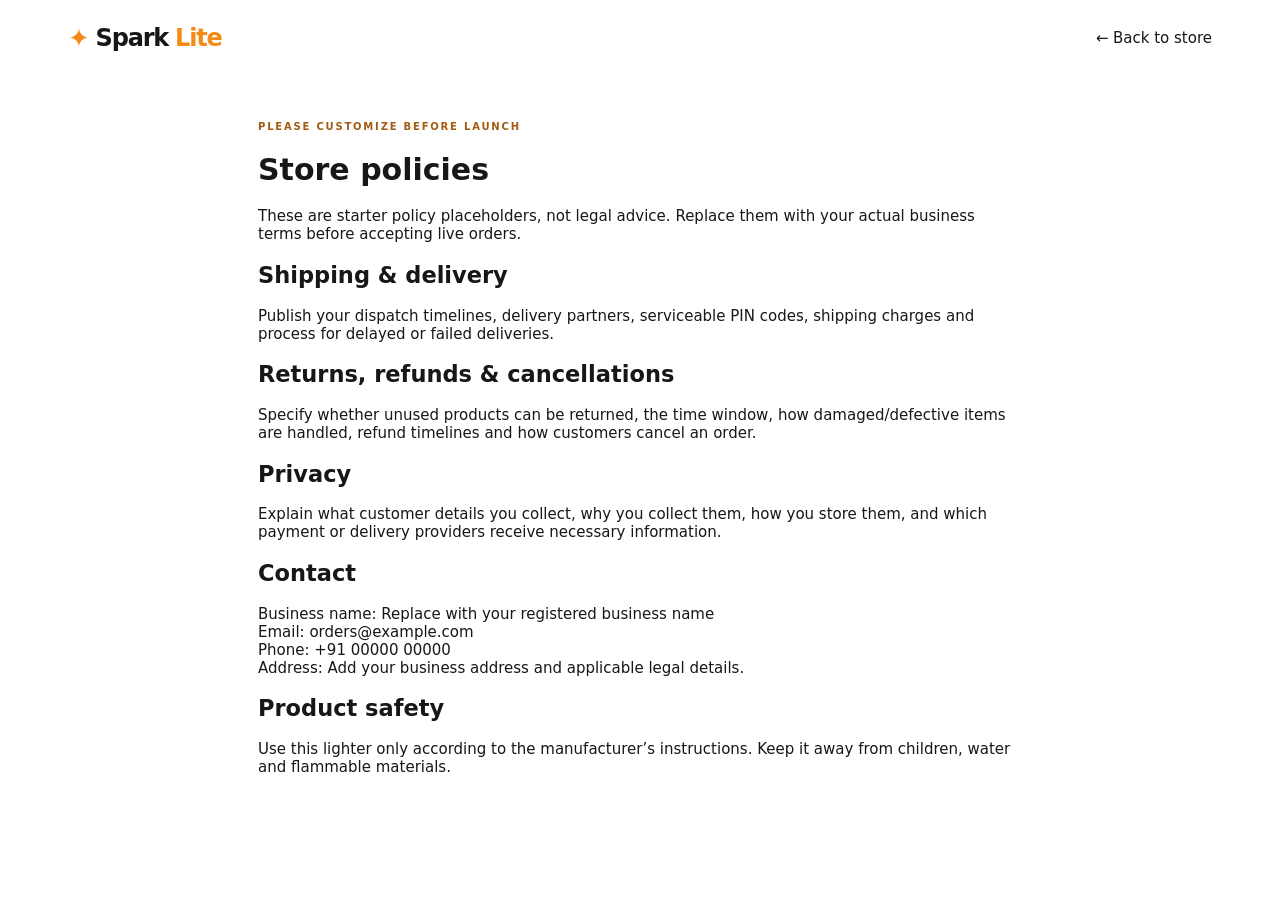
<file: policies.html>
<!doctype html><html lang="en"><head><meta charset="utf-8"><meta name="viewport" content="width=device-width,initial-scale=1"><title>Store Policies — SparkLite</title><link rel="stylesheet" href="/styles.css"></head><body><header class="site-header"><a class="brand" href="/"><span class="brand-mark">✦</span> Spark<span>Lite</span></a><a href="/">← Back to store</a></header><main class="wrap" style="max-width:820px;padding-top:45px;padding-bottom:80px"><p class="eyebrow">PLEASE CUSTOMIZE BEFORE LAUNCH</p><h1>Store policies</h1><p>These are starter policy placeholders, not legal advice. Replace them with your actual business terms before accepting live orders.</p><h2>Shipping & delivery</h2><p>Publish your dispatch timelines, delivery partners, serviceable PIN codes, shipping charges and process for delayed or failed deliveries.</p><h2>Returns, refunds & cancellations</h2><p>Specify whether unused products can be returned, the time window, how damaged/defective items are handled, refund timelines and how customers cancel an order.</p><h2>Privacy</h2><p>Explain what customer details you collect, why you collect them, how you store them, and which payment or delivery providers receive necessary information.</p><h2>Contact</h2><p>Business name: Replace with your registered business name<br>Email: orders@example.com<br>Phone: +91 00000 00000<br>Address: Add your business address and applicable legal details.</p><h2>Product safety</h2><p>Use this lighter only according to the manufacturer’s instructions. Keep it away from children, water and flammable materials.</p></main></body></html>
</file>
<file: styles.css>
:root{--orange:#f58b16;--orange-dark:#d86d00;--ink:#171717;--muted:#6e6a65;--cream:#fff8ed;--line:#ece6dd;--green:#2d8a56}*{box-sizing:border-box}html{scroll-behavior:smooth}body{margin:0;color:var(--ink);font-family:Inter,ui-sans-serif,system-ui,-apple-system,BlinkMacSystemFont,"Segoe UI",sans-serif;background:#fff;font-size:15px}a{color:inherit;text-decoration:none}button,input,textarea{font:inherit}button{cursor:pointer}.announcement{background:#171717;color:#fff;text-align:center;padding:10px 14px;font-size:12px;letter-spacing:.04em}.announcement span{color:var(--orange);padding:0 8px}.site-header{height:76px;max-width:1200px;margin:auto;padding:0 28px;display:flex;align-items:center;justify-content:space-between;gap:28px}.brand{font-weight:900;font-size:24px;letter-spacing:-1.2px;display:inline-flex;align-items:center;gap:7px}.brand>span:last-child{color:var(--orange)}.brand-mark{color:var(--orange);font-size:26px}.site-header nav{display:flex;gap:30px;color:#5e5a55;font-size:13px}.site-header nav a:hover,.text-link:hover{color:var(--orange-dark)}.cart-button{background:white;border:1px solid var(--line);border-radius:30px;padding:10px 16px;font-weight:700}.cart-button span{background:var(--orange);color:#fff;border-radius:50%;display:inline-grid;place-items:center;min-width:21px;height:21px;margin-left:8px;font-size:11px}.wrap{max-width:1160px;margin:0 auto;padding-left:28px;padding-right:28px}.hero{display:grid;grid-template-columns:1fr 1.02fr;align-items:center;min-height:550px;padding-top:28px;padding-bottom:48px;gap:36px}.eyebrow{font-size:10px;font-weight:850;letter-spacing:.18em;color:#a35b12;margin:0 0 20px}.dot{display:inline-block;width:7px;height:7px;border-radius:50%;background:var(--orange);margin-right:7px}.hero h1{font-size:clamp(44px,5.5vw,72px);line-height:.99;letter-spacing:-.065em;margin:0 0 24px;font-weight:850}.hero h1 em,.section-heading h2 em,.how-layout h2 em,.order-copy h2 em,.closing-inner h2 em{font-family:Georgia,serif;font-weight:500;color:var(--orange-dark);letter-spacing:-.05em}.hero-desc{font-size:16px;line-height:1.8;color:var(--muted);max-width:440px;margin-bottom:26px}.price-line{display:flex;align-items:center;gap:13px;margin-bottom:24px}.price-line strong{font-size:30px;letter-spacing:-1px}.price-line del,.buy-price del{color:#aaa}.save{font-size:11px;font-weight:800;background:#fff0d8;color:#a85a00;padding:7px 9px;border-radius:5px}.hero-actions{display:flex;align-items:center;gap:22px;flex-wrap:wrap}.btn{border:0;border-radius:8px;display:inline-flex;justify-content:center;align-items:center;gap:20px;padding:15px 21px;font-size:13px;font-weight:800;transition:transform .2s,background .2s}.btn:hover{transform:translateY(-2px)}.btn-primary{background:var(--orange);color:#fff;box-shadow:0 8px 20px #f58b162c}.btn-primary:hover{background:var(--orange-dark)}.btn span{font-size:18px}.text-link{font-size:12px;font-weight:750}.trust-row{display:flex;gap:17px;flex-wrap:wrap;margin-top:34px;color:#777;font-size:10px}.trust-row span:first-letter{color:var(--green)}.hero-visual{position:relative;min-height:460px;display:flex;align-items:center;justify-content:center}.image-glow{position:absolute;width:78%;height:78%;border-radius:50%;background:radial-gradient(circle,#ffe6bf 0%,#fff7eb 55%,transparent 72%)}.product-image{position:relative;width:100%;height:450px;object-fit:contain;border-radius:18px;mix-blend-mode:multiply;filter:drop-shadow(0 18px 18px #6b43151b)}.floating-note{position:absolute;right:-2px;bottom:44px;display:flex;gap:12px;align-items:center;background:#fff;padding:14px 18px;border:1px solid #f2e6d5;border-radius:12px;box-shadow:0 10px 30px #523b1a14}.spark-icon{width:35px;height:35px;background:#fff1dd;color:var(--orange);display:grid;place-items:center;border-radius:10px;font-size:22px}.floating-note b,.floating-note small{display:block}.floating-note b{font-size:12px}.floating-note small{font-size:10px;color:var(--muted);margin-top:4px}.benefit-strip{display:grid;grid-template-columns:repeat(4,1fr);border:1px solid var(--line);border-radius:14px;padding:22px 18px;margin-top:0;margin-bottom:105px}.benefit-strip>div{display:grid;grid-template-columns:40px 1fr;align-items:center;column-gap:10px;padding:0 15px;border-right:1px solid var(--line)}.benefit-strip>div:last-child{border:0}.benefit-icon{grid-row:span 2;display:grid;place-items:center;width:38px;height:38px;border-radius:50%;background:#fff1dd;color:var(--orange-dark);font-size:23px}.benefit-strip b{font-size:12px}.benefit-strip small{font-size:10px;color:var(--muted);margin-top:4px}.section-heading{text-align:center;margin-bottom:38px}.section-heading h2,.how-layout h2,.order-copy h2,.closing-inner h2{font-size:clamp(34px,4vw,48px);line-height:1.06;letter-spacing:-.05em;margin:0 0 14px}.section-heading>p:last-child{color:var(--muted);font-size:13px}.feature-section{padding-bottom:105px}.feature-grid{display:grid;grid-template-columns:repeat(3,1fr);gap:16px}.feature-card{border-radius:15px;min-height:285px;padding:23px;overflow:hidden;position:relative}.feature-card.orange{background:#fff0db}.feature-card.cream{background:#f8f5ef}.feature-card.dark{background:#242321;color:#fff}.card-number{font-size:9px;font-weight:850;letter-spacing:.15em;opacity:.68}.feature-art{height:108px;display:grid;place-items:center;font-size:88px;font-weight:200;line-height:1}.orange .feature-art{color:#d87710}.cream .feature-art{color:#9a8771}.dark .feature-art{color:#ffb04d}.feature-card h3{font-size:18px;letter-spacing:-.04em;margin:8px 0}.feature-card p{font-size:12px;line-height:1.65;color:var(--muted);max-width:290px;margin:0}.dark p{color:#c5c1bc}.how-section{background:#faf7f1;padding:82px 0}.how-layout{display:grid;grid-template-columns:.9fr 1.1fr;gap:90px;align-items:center}.how-layout h2{margin-bottom:18px}.muted{color:var(--muted);font-size:13px;line-height:1.8;max-width:350px}.steps{display:grid;gap:0}.step{display:flex;gap:22px;padding:19px 0;border-bottom:1px solid #e5ded4}.step:last-child{border:0}.step>span{font-size:11px;color:var(--orange-dark);font-weight:900;padding-top:3px}.step b{font-size:14px}.step p{font-size:12px;color:var(--muted);margin:7px 0 0}.order-section{padding-top:105px;padding-bottom:105px;display:grid;grid-template-columns:1fr .82fr;gap:80px;align-items:center}.order-copy h2{font-size:clamp(40px,4.5vw,55px)}.order-copy>p:not(.eyebrow){color:var(--muted);line-height:1.7;font-size:14px}.mini-points{display:grid;gap:12px;margin-top:27px;font-size:12px;color:#595650}.mini-points span:first-letter{color:var(--green)}.buy-card{border:1px solid var(--line);border-radius:16px;padding:24px;box-shadow:0 18px 50px #382c1c0b}.buy-product{display:flex;align-items:center;gap:15px;padding-bottom:20px;border-bottom:1px solid var(--line)}.buy-product img{width:78px;height:80px;object-fit:cover;object-position:50% 20%;border-radius:9px;background:#fff4e4}.buy-product b,.buy-product small{display:block}.buy-product b{font-size:14px}.buy-product small{font-size:10px;color:var(--muted);margin-top:6px}.stock{font-size:10px;color:var(--green);margin-top:9px}.stock span{display:inline-block;width:6px;height:6px;border-radius:50%;background:#3ba56c;margin-right:5px}.buy-price{display:flex;align-items:center;gap:12px;padding:20px 0}.buy-price strong{font-size:25px}.quantity-row,.subtotal{display:flex;align-items:center;justify-content:space-between;padding:15px 0;border-top:1px solid var(--line);font-size:12px}.qty{display:flex;align-items:center;border:1px solid var(--line);border-radius:7px;overflow:hidden}.qty button{width:34px;height:32px;border:0;background:#faf7f2;font-size:18px}.qty output{min-width:34px;text-align:center;font-weight:750}.subtotal b{font-size:14px}.full{width:100%}.secure-note{text-align:center;font-size:10px;color:#8b857d;margin:14px 0 0}.faq-section{padding-bottom:100px;max-width:850px}.faq-list{border-top:1px solid var(--line)}details{border-bottom:1px solid var(--line);padding:19px 2px}summary{list-style:none;display:flex;justify-content:space-between;align-items:center;gap:20px;cursor:pointer;font-size:13px;font-weight:750}summary::-webkit-details-marker{display:none}summary span{font-size:20px;color:var(--orange)}details p{font-size:12px;line-height:1.8;color:var(--muted);max-width:700px}.closing-cta{background:#211f1b;color:#fff;padding:52px 0}.closing-inner{display:flex;justify-content:space-between;align-items:center;gap:30px}.closing-inner h2{font-size:clamp(30px,4vw,44px);margin:0}.closing-inner .eyebrow{color:#ffb65f}.btn-light{background:#fff;color:#171717}.site-footer{background:#171614;color:#fff;padding:27px 0 18px}.footer-top,.footer-bottom{display:flex;align-items:center;justify-content:space-between;gap:20px}.footer-top{padding-bottom:24px}.footer-top p{font-size:11px;color:#aaa}.footer-top>div{display:flex;gap:20px;font-size:11px;color:#ddd}.footer-bottom{border-top:1px solid #373530;padding-top:18px;color:#8d8983;font-size:9px}.overlay{display:none;position:fixed;inset:0;background:#15120ed1;z-index:10;padding:20px;overflow-y:auto;align-items:center;justify-content:center}.overlay.show{display:flex}.modal{position:relative;background:#fff;border-radius:16px;width:min(100%,590px);max-height:calc(100vh - 40px);overflow-y:auto;padding:28px}.modal-close{position:absolute;right:17px;top:13px;border:0;background:#f6f2ec;width:34px;height:34px;border-radius:50%;font-size:23px}.modal-header h2{font-size:32px;letter-spacing:-.05em;margin:0 0 7px}.modal-header .eyebrow{margin-bottom:10px}.modal-header>p:last-child{color:var(--muted);font-size:12px;margin-bottom:20px}.checkout-summary{display:flex;justify-content:space-between;align-items:center;background:#fff6e9;border-radius:9px;padding:14px;margin-bottom:20px}.checkout-summary b,.checkout-summary small{display:block}.checkout-summary b{font-size:12px}.checkout-summary small{font-size:10px;color:var(--muted);margin-top:5px}.checkout-summary strong{font-size:17px}.form-grid{display:grid;grid-template-columns:1fr 1fr;gap:13px}.form-grid label{display:grid;gap:6px;font-size:11px;font-weight:750}.form-grid .wide{grid-column:1/-1}.form-grid input,.form-grid textarea{width:100%;border:1px solid #e4ded5;border-radius:7px;padding:11px 12px;outline:none;font-size:12px;background:#fff}.form-grid input:focus,.form-grid textarea:focus{border-color:var(--orange)}.form-grid textarea{min-height:68px;resize:vertical}.payment-options{border:0;padding:0;margin:20px 0 13px}.payment-options legend{font-size:12px;font-weight:800;margin-bottom:10px}.payment-option{display:flex;align-items:center;gap:10px;border:1px solid var(--line);padding:12px;border-radius:8px;margin-bottom:8px;cursor:pointer}.payment-option:has(input:checked){border-color:var(--orange);background:#fffaf2}.payment-option input{accent-color:var(--orange)}.payment-option span{flex:1}.payment-option b,.payment-option small{display:block}.payment-option b{font-size:11px}.payment-option small{font-size:10px;color:var(--muted);margin-top:4px}.payment-option>strong{font-size:10px;color:#777}.payment-option input:disabled+span{opacity:.5}.terms{display:flex;align-items:flex-start;gap:8px;font-size:10px;line-height:1.5;color:#625e57;margin:13px 0}.terms input{accent-color:var(--orange);margin-top:2px}.form-error{color:#b42318;font-size:11px;min-height:15px}.success-panel{text-align:center;padding:20px 0 5px}.success-mark{margin:auto;width:56px;height:56px;border-radius:50%;display:grid;place-items:center;background:#e6f7eb;color:#24834b;font-size:28px}.success-panel h3{font-size:24px}.success-panel p{font-size:12px;color:var(--muted);line-height:1.7}.toast{position:fixed;bottom:20px;left:50%;transform:translate(-50%,20px);opacity:0;pointer-events:none;background:#222;color:#fff;padding:12px 17px;border-radius:9px;font-size:12px;z-index:20;transition:.2s}.toast.show{opacity:1;transform:translate(-50%,0)}@media(max-width:800px){.site-header{height:66px;padding:0 18px}.site-header nav{display:none}.wrap{padding-left:20px;padding-right:20px}.hero{grid-template-columns:1fr;gap:8px;padding-top:40px}.hero-copy{padding-top:10px}.hero h1{font-size:clamp(45px,12vw,68px)}.hero-visual{min-height:330px}.product-image{height:340px;max-width:500px}.floating-note{right:4px;bottom:22px}.trust-row{gap:10px}.benefit-strip{grid-template-columns:1fr 1fr;row-gap:22px;margin-bottom:75px;padding:18px 8px}.benefit-strip>div:nth-child(2){border:0}.benefit-strip>div{padding:0 8px}.feature-section{padding-bottom:75px}.feature-grid{grid-template-columns:1fr}.feature-card{min-height:240px}.feature-art{height:80px}.how-layout,.order-section{grid-template-columns:1fr;gap:35px}.how-section{padding:65px 0}.order-section{padding-top:75px;padding-bottom:75px}.faq-section{padding-bottom:70px}.closing-inner{align-items:flex-start;flex-direction:column}.footer-top{flex-wrap:wrap}.footer-top p{order:3;width:100%;margin:0}.footer-bottom{align-items:flex-start;flex-direction:column;gap:8px}}@media(max-width:460px){.announcement{font-size:10px}.brand{font-size:21px}.hero-actions{gap:15px}.btn{padding:14px 16px}.floating-note{padding:10px}.benefit-strip b{font-size:11px}.modal{padding:23px 17px}.form-grid{grid-template-columns:1fr}.form-grid .wide{grid-column:auto}.footer-top>div{gap:12px}.footer-bottom{font-size:8px}}
</file>
